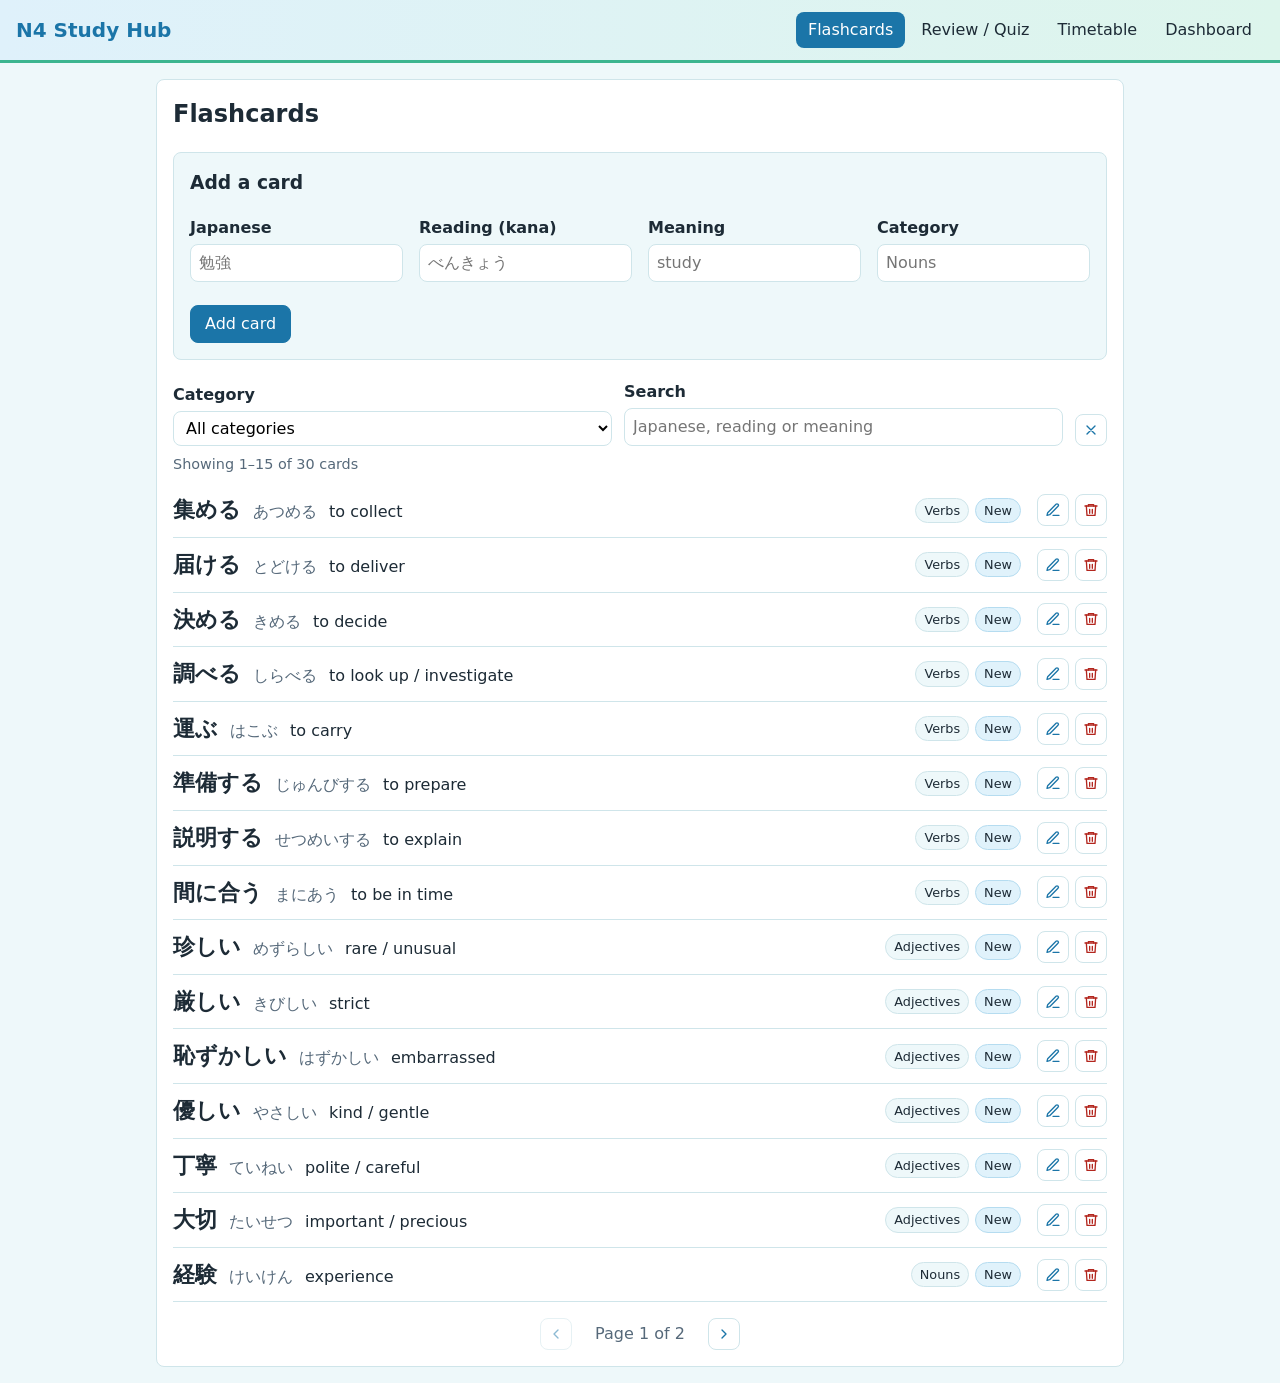
<file: index.html>
<!DOCTYPE html>
<html lang="en">
<head>
  <meta charset="UTF-8">
  <meta name="viewport" content="width=device-width, initial-scale=1.0">
  <title>N4 Study Hub</title>
  <link rel="stylesheet" href="css/style.css">
</head>
<body>
  <!-- Icon set: use with <svg class="icon"><use href="#icon-edit"></use></svg> -->
  <svg xmlns="http://www.w3.org/2000/svg" class="icon-sprite" aria-hidden="true">
    <symbol id="icon-edit" viewBox="0 0 24 24">
      <path d="M12 20h9"/>
      <path d="M16.5 3.5a2.1 2.1 0 0 1 3 3L7 19l-4 1 1-4Z"/>
    </symbol>
    <symbol id="icon-trash" viewBox="0 0 24 24">
      <path d="M3 6h18"/>
      <path d="M8 6V4h8v2"/>
      <path d="M19 6l-1 14H6L5 6"/>
      <path d="M10 11v6M14 11v6"/>
    </symbol>
    <symbol id="icon-prev" viewBox="0 0 24 24">
      <path d="M15 18l-6-6 6-6"/>
    </symbol>
    <symbol id="icon-next" viewBox="0 0 24 24">
      <path d="M9 18l6-6-6-6"/>
    </symbol>
    <symbol id="icon-close" viewBox="0 0 24 24">
      <path d="M18 6 6 18M6 6l12 12"/>
    </symbol>
    <symbol id="icon-check" viewBox="0 0 24 24">
      <path d="M20 6 9 17l-5-5"/>
    </symbol>
  </svg>

  <header class="site-header">
    <h1 class="logo">N4 Study Hub</h1>
    <nav class="nav" aria-label="Main">
      <a href="#cards" data-nav="cards">Flashcards</a>
      <a href="#review" data-nav="review">Review / Quiz</a>
      <a href="#timetable" data-nav="timetable">Timetable</a>
      <a href="#dashboard" data-nav="dashboard">Dashboard</a>
    </nav>
  </header>

  <!-- Warnings such as "saved data was corrupted" appear here -->
  <div id="banner" class="banner" role="alert" hidden>
    <span id="banner-text"></span>
    <button type="button" id="banner-close" class="button button-icon" aria-label="Dismiss" title="Dismiss">
      <svg class="icon" aria-hidden="true" focusable="false"><use href="#icon-close"></use></svg>
    </button>
  </div>

  <main>
    <section id="view-cards" data-view="cards" hidden>
      <h2>Flashcards</h2>

      <form id="card-form" class="form" novalidate>
        <h3 id="card-form-title">Add a card</h3>

        <div class="form-grid">
          <div class="field">
            <label for="card-japanese">Japanese</label>
            <input id="card-japanese" name="japanese" lang="ja" autocomplete="off"
                   placeholder="勉強" aria-describedby="card-japanese-error">
            <p id="card-japanese-error" class="error"></p>
          </div>

          <div class="field">
            <label for="card-reading">Reading (kana)</label>
            <input id="card-reading" name="reading" lang="ja" autocomplete="off"
                   placeholder="べんきょう" aria-describedby="card-reading-error">
            <p id="card-reading-error" class="error"></p>
          </div>

          <div class="field">
            <label for="card-meaning">Meaning</label>
            <input id="card-meaning" name="meaning" autocomplete="off"
                   placeholder="study" aria-describedby="card-meaning-error">
            <p id="card-meaning-error" class="error"></p>
          </div>

          <div class="field">
            <label for="card-category">Category</label>
            <input id="card-category" name="category" list="category-options" autocomplete="off"
                   placeholder="Nouns" aria-describedby="card-category-error">
            <datalist id="category-options"></datalist>
            <p id="card-category-error" class="error"></p>
          </div>
        </div>

        <div class="form-actions">
          <button type="submit" id="card-submit" class="button button-primary">Add card</button>
          <button type="button" id="card-cancel" class="button" hidden>Cancel</button>
          <p id="card-form-status" class="form-status" role="status"></p>
        </div>
      </form>

      <div class="toolbar">
        <div class="field">
          <label for="card-filter-category">Category</label>
          <select id="card-filter-category"></select>
        </div>
        <div class="field">
          <label for="card-search">Search</label>
          <input id="card-search" type="search" autocomplete="off" placeholder="Japanese, reading or meaning">
        </div>
        <button type="button" id="card-clear-filters" class="button button-icon"
                aria-label="Clear filters" title="Clear filters">
          <svg class="icon" aria-hidden="true" focusable="false"><use href="#icon-close"></use></svg>
        </button>
      </div>
      <p id="card-count" class="count" aria-live="polite"></p>

      <ul id="card-list" class="card-list"></ul>
      <p id="card-empty" class="empty" hidden></p>

      <nav id="card-pagination" class="pagination" aria-label="Card pages" hidden>
        <button type="button" id="card-page-prev" class="button button-icon"
                aria-label="Previous page" title="Previous page">
          <svg class="icon" aria-hidden="true" focusable="false"><use href="#icon-prev"></use></svg>
        </button>
        <span id="card-page-label" class="pagination-label" aria-live="polite"></span>
        <button type="button" id="card-page-next" class="button button-icon"
                aria-label="Next page" title="Next page">
          <svg class="icon" aria-hidden="true" focusable="false"><use href="#icon-next"></use></svg>
        </button>
      </nav>
    </section>

    <section id="view-review" data-view="review" hidden>
      <h2>Review / Quiz</h2>

      <div class="mode-switch" role="group" aria-label="Mode">
        <button type="button" id="mode-review" class="button" aria-pressed="true">Flip review</button>
        <button type="button" id="mode-quiz" class="button" aria-pressed="false">Quiz</button>
      </div>

      <div class="toolbar">
        <div class="field">
          <label for="review-category">Category</label>
          <select id="review-category"></select>
        </div>
        <label id="review-include-known-label" class="checkbox">
          <input type="checkbox" id="review-include-known"> Include known cards
        </label>
      </div>

      <div id="review-mode">
        <div id="review-area" class="review-area" hidden>
          <p id="review-progress" class="count"></p>

          <button type="button" id="flashcard" class="flashcard" aria-pressed="false"
                  aria-describedby="flashcard-hint">
            <span class="flashcard-inner">
              <span id="flashcard-front" class="flashcard-face flashcard-front">
                <span id="flashcard-japanese" class="flashcard-japanese" lang="ja"></span>
              </span>
              <span id="flashcard-back" class="flashcard-face flashcard-back" aria-hidden="true">
                <span id="flashcard-reading" class="flashcard-reading" lang="ja"></span>
                <span id="flashcard-meaning" class="flashcard-meaning"></span>
              </span>
            </span>
          </button>
          <p id="flashcard-hint" class="hint">Click the card, or press Space or Enter, to flip it.</p>
          <p id="review-status" class="hint"></p>

          <div class="review-actions">
            <button type="button" id="review-prev" class="button button-icon"
                    aria-label="Previous card" title="Previous card">
              <svg class="icon" aria-hidden="true" focusable="false"><use href="#icon-prev"></use></svg>
            </button>
            <button type="button" id="review-learning" class="button">Still learning</button>
            <button type="button" id="review-known" class="button button-primary">Known</button>
            <button type="button" id="review-next" class="button button-icon"
                    aria-label="Next card" title="Next card">
              <svg class="icon" aria-hidden="true" focusable="false"><use href="#icon-next"></use></svg>
            </button>
          </div>
        </div>

        <p id="review-empty" class="empty" hidden></p>

        <div id="review-done" class="review-done" hidden>
          <h3>Done!</h3>
          <p id="review-summary"></p>
          <button type="button" id="review-restart" class="button button-primary">Review again</button>
        </div>
      </div>

      <!-- Quiz: multiple choice, Japanese -> meaning -->
      <div id="quiz-mode" class="quiz" hidden>
        <div id="quiz-start" class="quiz-panel">
          <p id="quiz-start-text"></p>
          <button type="button" id="quiz-start-button" class="button button-primary">Start quiz</button>
        </div>

        <div id="quiz-question" class="quiz-panel" hidden>
          <p id="quiz-progress" class="count"></p>
          <p id="quiz-prompt" class="quiz-prompt" lang="ja"></p>
          <p class="hint">What does it mean?</p>
          <div id="quiz-choices" class="quiz-choices"></div>
          <p id="quiz-feedback" class="quiz-feedback" role="status"></p>
          <button type="button" id="quiz-next" class="button button-primary" hidden>Next question</button>
        </div>

        <div id="quiz-result" class="quiz-panel" hidden>
          <h3>Quiz finished</h3>
          <p id="quiz-score" class="quiz-score"></p>
          <button type="button" id="quiz-restart" class="button button-primary">Try another quiz</button>
        </div>
      </div>
    </section>

    <section id="view-timetable" data-view="timetable" hidden>
      <h2>Timetable</h2>

      <form id="session-form" class="form" novalidate>
        <h3 id="session-form-title">Add a study session</h3>

        <div class="form-grid">
          <div class="field">
            <label for="session-title">Title</label>
            <input id="session-title" name="title" autocomplete="off"
                   placeholder="Kanji drill" aria-describedby="session-title-error">
            <p id="session-title-error" class="error"></p>
          </div>

          <div class="field">
            <label for="session-day">Day</label>
            <select id="session-day" name="day" aria-describedby="session-day-error">
              <option value="0">Monday</option>
              <option value="1">Tuesday</option>
              <option value="2">Wednesday</option>
              <option value="3">Thursday</option>
              <option value="4">Friday</option>
              <option value="5">Saturday</option>
              <option value="6">Sunday</option>
            </select>
            <p id="session-day-error" class="error"></p>
          </div>

          <div class="field">
            <label for="session-start">Start</label>
            <input id="session-start" name="start" type="time" step="900" min="06:00" max="22:45"
                   aria-describedby="session-start-error">
            <p id="session-start-error" class="error"></p>
          </div>

          <div class="field">
            <label for="session-end">End</label>
            <input id="session-end" name="end" type="time" step="900" min="06:15" max="23:00"
                   aria-describedby="session-end-error">
            <p id="session-end-error" class="error"></p>
          </div>

          <div class="field">
            <label for="session-category">Flashcard category</label>
            <select id="session-category" name="category" aria-describedby="session-category-error"></select>
            <p id="session-category-error" class="error"></p>
          </div>

          <div class="field">
            <label for="session-note">Note (optional)</label>
            <input id="session-note" name="note" autocomplete="off"
                   placeholder="Chapter 3" aria-describedby="session-note-error">
            <p id="session-note-error" class="error"></p>
          </div>
        </div>

        <div class="form-actions">
          <button type="submit" id="session-submit" class="button button-primary">Add session</button>
          <button type="button" id="session-cancel" class="button" hidden>Cancel</button>
          <button type="button" id="session-delete" class="button button-danger" hidden>Remove</button>
          <a id="session-study" class="button" href="#review" hidden>Study now</a>
          <p id="session-form-status" class="form-status" role="status"></p>
        </div>
      </form>

      <p class="hint">Click a session to edit or remove it.</p>
      <div class="timetable-scroll">
        <div id="timetable-grid" class="timetable-grid" role="group" aria-label="Weekly timetable"></div>
      </div>
    </section>

    <section id="view-dashboard" data-view="dashboard" hidden>
      <h2>Dashboard</h2>

      <div class="stat-grid">
        <div class="stat">
          <span id="stat-total" class="stat-value">0</span>
          <span class="stat-label">Cards</span>
        </div>
        <div class="stat stat-new">
          <span id="stat-new" class="stat-value">0</span>
          <span class="stat-label">New</span>
        </div>
        <div class="stat stat-learning">
          <span id="stat-learning" class="stat-value">0</span>
          <span class="stat-label">Still learning</span>
        </div>
        <div class="stat stat-known">
          <span id="stat-known" class="stat-value">0</span>
          <span class="stat-label">Known</span>
        </div>
        <div class="stat">
          <span id="stat-week" class="stat-value">0 min</span>
          <span class="stat-label">Planned per week</span>
        </div>
      </div>

      <div class="dash-grid">
        <div class="dash-panel">
          <h3>Progress</h3>
          <label for="known-progress" id="known-progress-label">Known cards</label>
          <progress id="known-progress" class="progress" max="100" value="0"></progress>
          <table class="dash-table">
            <thead>
              <tr><th scope="col">Category</th><th scope="col">Cards</th><th scope="col">Known</th></tr>
            </thead>
            <tbody id="category-rows"></tbody>
          </table>
          <p id="category-empty" class="hint" hidden>No cards yet.</p>
        </div>

        <div class="dash-panel">
          <h3 id="today-title">Today</h3>
          <ul id="today-list" class="dash-list"></ul>
          <p id="today-empty" class="hint" hidden>No study sessions today. Add some on the Timetable page.</p>

          <h3>Recent quizzes</h3>
          <ul id="quiz-list" class="dash-list"></ul>
          <p id="quiz-empty" class="hint" hidden>No quizzes yet. Try one on the Review / Quiz page.</p>
        </div>

        <div class="dash-panel">
          <h3>Backup</h3>
          <p class="hint">Export saves all your cards, sessions and quiz results to a file. Import replaces everything with a file you exported.</p>
          <div class="form-actions">
            <button type="button" id="export-button" class="button">Export JSON</button>
            <button type="button" id="import-button" class="button">Import JSON</button>
            <input type="file" id="import-file" accept=".json,application/json" hidden>
          </div>
          <p id="backup-status" class="form-status" role="status"></p>
        </div>
      </div>
    </section>
  </main>

  <script type="module" src="js/main.js"></script>
</body>
</html>
</file>
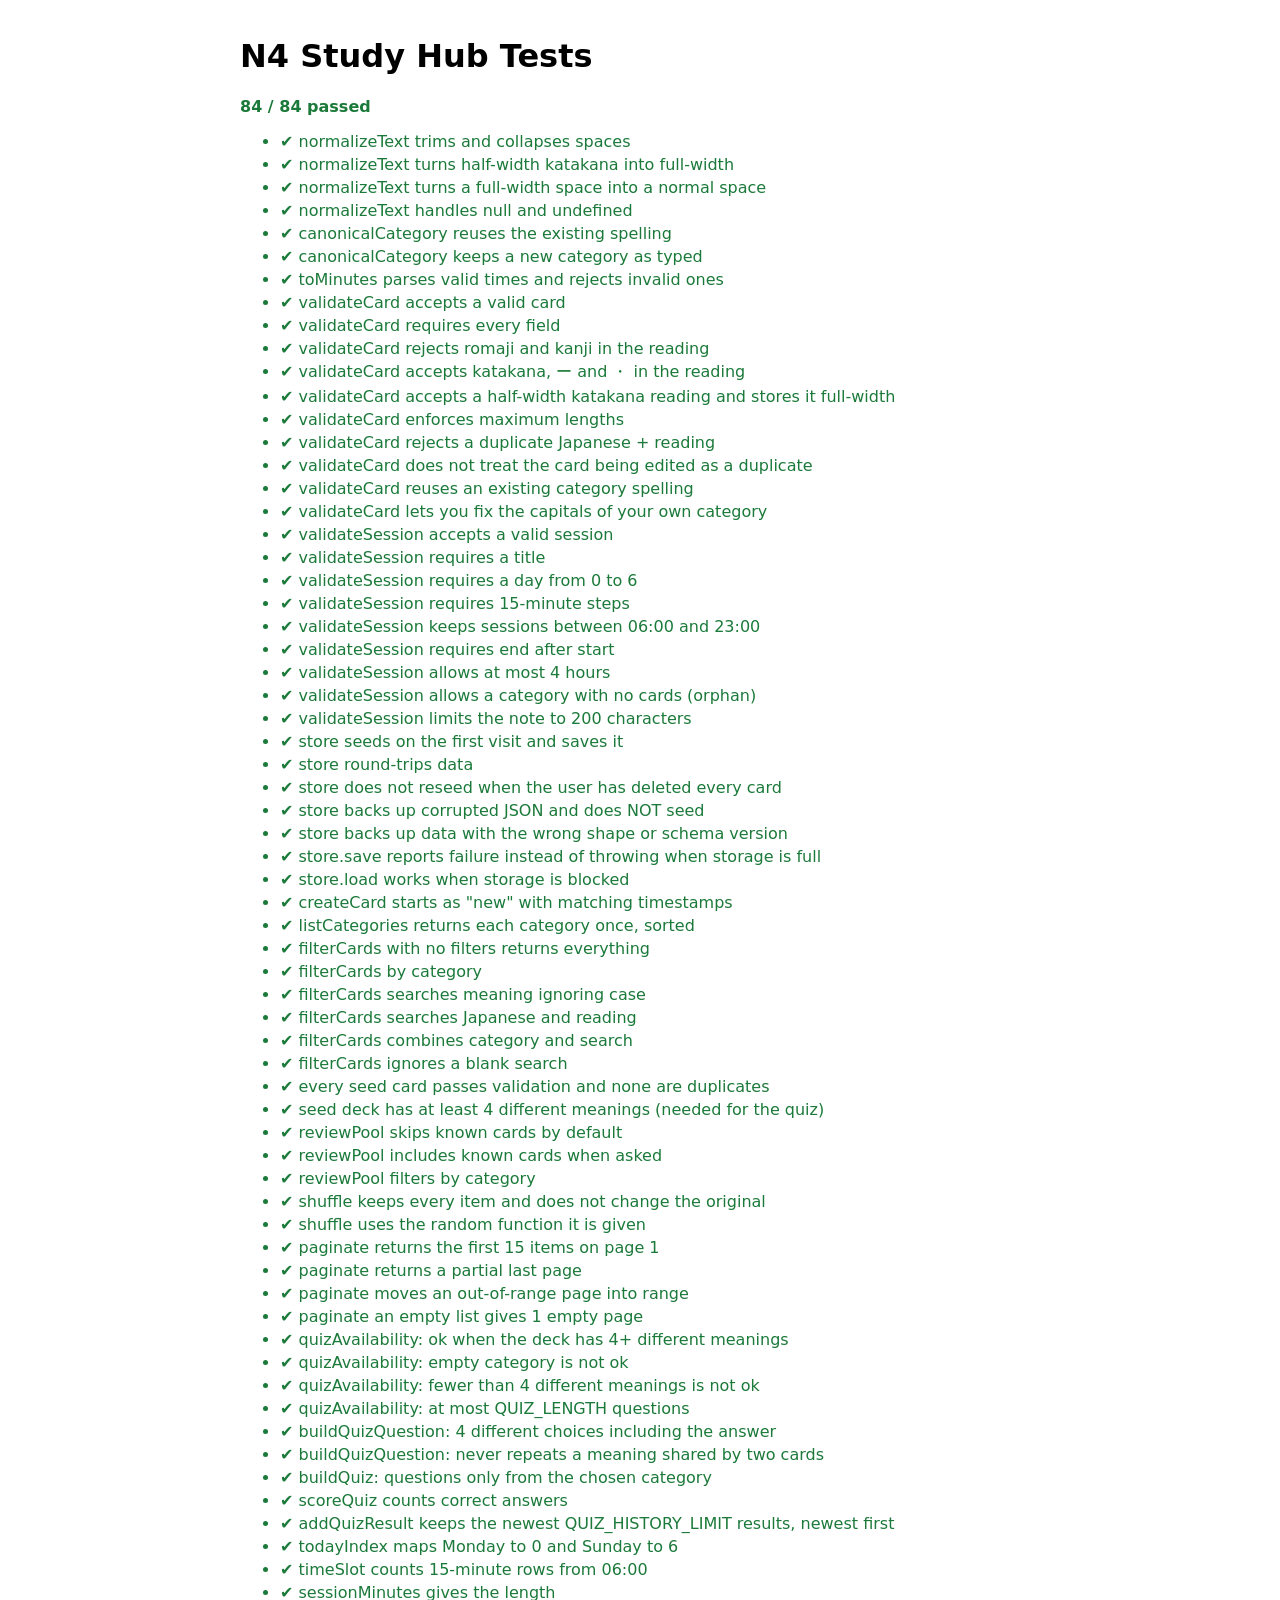
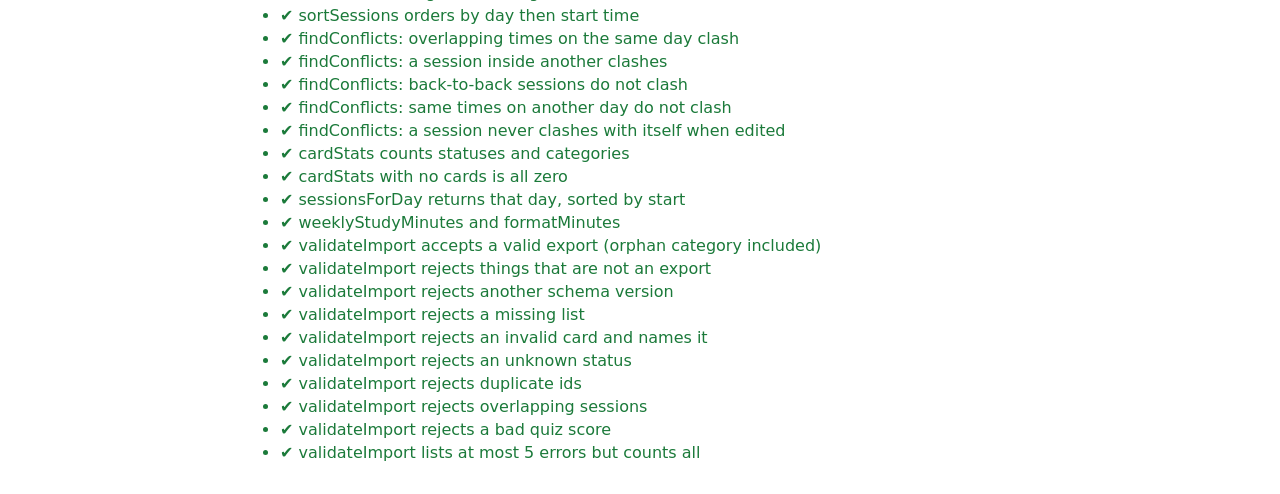
<file: tests.html>
<!DOCTYPE html>
<html lang="en">
<head>
  <meta charset="UTF-8">
  <meta name="viewport" content="width=device-width, initial-scale=1.0">
  <title>N4 Study Hub Tests</title>
  <style>
    body {
      font-family: system-ui, sans-serif;
      max-width: 800px;
      margin: 0 auto;
      padding: 16px;
    }
    #summary {
      font-weight: bold;
    }
    .pass {
      color: #1b7a3a;
    }
    .fail {
      color: #b3261e;
    }
    #results li {
      margin: 4px 0;
    }
    .error {
      display: block;
      margin-left: 1.5em;
      font-family: monospace;
    }
  </style>
</head>
<body>
  <h1>N4 Study Hub Tests</h1>
  <p id="summary">Running…</p>
  <ul id="results"></ul>

  <script type="module">
    import { runAll } from './tests/tests.js';

    const results = runAll();
    const failed = results.filter((result) => !result.passed);
    const list = document.getElementById('results');

    // Failures first, so they are easy to spot
    [...failed, ...results.filter((result) => result.passed)].forEach((result) => {
      const item = document.createElement('li');
      item.className = result.passed ? 'pass' : 'fail';
      item.textContent = (result.passed ? '✔ ' : '✘ ') + result.name;
      if (!result.passed) {
        const error = document.createElement('span');
        error.className = 'error';
        error.textContent = result.error;
        item.append(error);
      }
      list.append(item);
    });

    const summary = document.getElementById('summary');
    summary.textContent = `${results.length - failed.length} / ${results.length} passed`;
    summary.className = failed.length ? 'fail' : 'pass';
    document.title = (failed.length ? '✘ ' : '✔ ') + document.title;
  </script>
</body>
</html>
</file>
<file: css/style.css>
/* ---------- Base ---------- */
/* Sky blue + mint theme. All text colours pass WCAG AA contrast. */
:root {
  --bg: #eef8fa;
  --surface: #ffffff;
  --text: #1d2b36;
  --muted: #56697a;
  --accent: #1b75a8;        /* sky blue: buttons, active nav */
  --accent-hover: #155d86;
  --accent-soft: #e0f2fb;
  --mint: #3cb58f;
  --mint-soft: #e2f6ef;
  --border: #cfe5ea;
  --danger: #b3261e;        /* errors and Delete stay red */
  --danger-soft: #fdecea;
  --mint-text: #1d7a5c;     /* mint dark enough for text */
  --sky-border: #b5dcf0;    /* "New" status */
  --amber-border: #f0dca0;  /* "Still learning" status */
  --warn-bg: #fff4d6;
  --warn-text: #7a5600;
  --header-bg: linear-gradient(90deg, #dff1fb 0%, #ddf5ec 100%);
  --radius: 8px;
}

*,
*::before,
*::after {
  box-sizing: border-box;
}

/* Classes that set display (flex, grid...) would otherwise override hidden */
[hidden] {
  display: none !important;
}

body {
  margin: 0;
  font-family: system-ui, -apple-system, "Segoe UI", "Hiragino Sans", "Yu Gothic UI", "Meiryo", sans-serif;
  background: var(--bg);
  color: var(--text);
  line-height: 1.5;
}

main {
  max-width: 1000px;
  margin: 0 auto;
  padding: 16px;
}

/* ---------- Header + nav ---------- */
.site-header {
  display: flex;
  flex-wrap: wrap;
  align-items: center;
  justify-content: space-between;
  gap: 8px 16px;
  padding: 12px 16px;
  background: var(--header-bg);
  border-bottom: 3px solid var(--mint);
}

.logo {
  margin: 0;
  font-size: 1.25rem;
  color: var(--accent);
}

.nav {
  display: flex;
  flex-wrap: wrap;
  gap: 4px;
}

.nav a {
  padding: 6px 12px;
  border-radius: var(--radius);
  color: var(--text);
  text-decoration: none;
}

.nav a:hover,
.nav a:focus-visible {
  background: var(--surface);
}

.nav a[aria-current="page"] {
  background: var(--accent);
  color: #fff;
}

/* ---------- Banner ---------- */
.banner {
  display: flex;
  align-items: center;
  justify-content: space-between;
  gap: 12px;
  max-width: 1000px;
  margin: 12px auto 0;
  padding: 10px 16px;
  background: var(--warn-bg);
  color: var(--warn-text);
  border-radius: var(--radius);
}

.banner[hidden] {
  display: none;
}

/* ---------- Buttons ---------- */
.button {
  padding: 6px 14px;
  border: 1px solid var(--border);
  border-radius: var(--radius);
  background: var(--surface);
  color: var(--text);
  font: inherit;
  cursor: pointer;
}

.button:hover {
  background: var(--bg);
}

/* Links that look like buttons, e.g. "Study now" */
a.button {
  display: inline-block;
  text-decoration: none;
}

.button:disabled {
  opacity: 0.5;
  cursor: not-allowed;
}

.button-primary {
  background: var(--accent);
  border-color: var(--accent);
  color: #fff;
}

.button-primary:hover {
  background: var(--accent-hover);
}

.button-danger {
  color: var(--danger);
}

.button-danger:hover {
  background: var(--danger-soft);
  border-color: #f3c1bc;
}

/* Compact square button holding one icon */
.button-icon {
  display: inline-flex;
  align-items: center;
  justify-content: center;
  width: 32px;
  height: 32px;
  padding: 0;
  color: var(--accent);
}

.button-icon:hover {
  background: var(--accent-soft);
}

.button-icon.button-danger {
  color: var(--danger);
}

/* The sprite only holds <symbol>s. The hidden attribute does not hide an
   <svg> in every browser, so take it out of the layout instead. */
.icon-sprite {
  position: absolute;
  width: 0;
  height: 0;
  overflow: hidden;
}

/* Icons draw with the button's text colour */
.icon {
  width: 16px;
  height: 16px;
  fill: none;
  stroke: currentColor;
  stroke-width: 2;
  stroke-linecap: round;
  stroke-linejoin: round;
  pointer-events: none;
}

:focus-visible {
  outline: 3px solid #2f6fde;
  outline-offset: 2px;
}

/* ---------- Forms ---------- */
.form {
  margin-bottom: 20px;
  padding: 16px;
  border: 1px solid var(--border);
  border-radius: var(--radius);
  background: var(--bg);
}

.form h3 {
  margin-top: 0;
}

.form-grid {
  display: grid;
  grid-template-columns: repeat(auto-fit, minmax(200px, 1fr));
  gap: 4px 16px;
}

.field label {
  display: block;
  font-weight: 600;
  margin-bottom: 4px;
}

.field input,
.field select,
.toolbar input:not([type="checkbox"]),
.toolbar select {
  width: 100%;
  padding: 6px 8px;
  border: 1px solid var(--border);
  border-radius: var(--radius);
  font: inherit;
  background: var(--surface);
}

.field input[aria-invalid="true"] {
  border-color: var(--danger);
}

.error {
  min-height: 1.5em;
  margin: 2px 0 0;
  color: var(--danger);
  font-size: 0.875rem;
}

.form-actions {
  display: flex;
  flex-wrap: wrap;
  align-items: center;
  gap: 8px 12px;
}

.form-status {
  margin: 0;
  color: var(--muted);
}

/* ---------- Toolbar (filters) ---------- */
.toolbar {
  display: flex;
  flex-wrap: wrap;
  align-items: flex-end;
  gap: 8px 12px;
}

.toolbar .field {
  flex: 1 1 200px;
}

.count {
  margin: 8px 0;
  color: var(--muted);
  font-size: 0.9rem;
}

/* ---------- Card list ---------- */
.card-list {
  list-style: none;
  margin: 0;
  padding: 0;
}

.card-item {
  display: flex;
  flex-wrap: wrap;
  align-items: center;
  gap: 8px 16px;
  padding: 10px 0;
  border-bottom: 1px solid var(--border);
}

.card-item-text {
  display: flex;
  flex-wrap: wrap;
  align-items: baseline;
  gap: 4px 12px;
  flex: 1 1 260px;
  min-width: 0;
  overflow-wrap: anywhere;
}

.card-japanese {
  font-size: 1.4rem;
  font-weight: 600;
}

.card-reading {
  color: var(--muted);
}

.card-item-meta,
.card-item-actions {
  display: flex;
  gap: 6px;
}

.tag,
.status {
  padding: 2px 8px;
  border-radius: 999px;
  font-size: 0.8rem;
  background: var(--bg);
  border: 1px solid var(--border);
}

.status-new {
  background: var(--accent-soft);
  border-color: var(--sky-border);
}

.status-learning {
  background: #fff4d6;
  border-color: var(--amber-border);
}

.status-known {
  background: var(--mint-soft);
  border-color: #a8e0cb;
}

/* ---------- Pagination ---------- */
.pagination {
  display: flex;
  align-items: center;
  justify-content: center;
  gap: 12px;
  margin-top: 16px;
}

.pagination[hidden] {
  display: none;
}

.pagination-label {
  color: var(--muted);
  min-width: 7em;
  text-align: center;
}

/* ---------- Review ---------- */
.checkbox {
  display: flex;
  align-items: center;
  gap: 6px;
  padding: 6px 0;
}

.review-area,
.review-done {
  text-align: center;
}

.hint {
  margin: 4px 0;
  color: var(--muted);
  font-size: 0.9rem;
}

/* The card is a <button> so it works with the keyboard for free */
.flashcard {
  display: block;
  width: 100%;
  max-width: 420px;
  height: 240px;
  margin: 8px auto;
  padding: 0;
  border: 0;
  background: none;
  font: inherit;
  color: inherit;
  cursor: pointer;
  perspective: 1000px;
}

.flashcard-inner {
  position: relative;
  display: block;
  width: 100%;
  height: 100%;
  transition: transform 0.4s;
  transform-style: preserve-3d;
}

.flashcard.is-flipped .flashcard-inner {
  transform: rotateY(180deg);
}

.flashcard.no-animation .flashcard-inner {
  transition: none;
}

.flashcard-face {
  position: absolute;
  inset: 0;
  display: flex;
  flex-direction: column;
  align-items: center;
  justify-content: center;
  gap: 8px;
  padding: 16px;
  border: 1px solid var(--border);
  border-radius: 12px;
  background: var(--surface);
  box-shadow: 0 2px 8px rgba(0, 0, 0, 0.08);
  backface-visibility: hidden;
  overflow-wrap: anywhere;
}

.flashcard-front {
  border-top: 6px solid var(--accent);
}

.flashcard-back {
  transform: rotateY(180deg);
  background: var(--mint-soft);
  border-top: 6px solid var(--mint);
}

.flashcard-japanese {
  font-size: 2.5rem;
  font-weight: 600;
}

.flashcard-reading {
  font-size: 1.5rem;
}

.flashcard-meaning {
  font-size: 1.2rem;
}

.review-actions {
  display: flex;
  flex-wrap: wrap;
  justify-content: center;
  gap: 8px;
  margin-top: 12px;
}

/* ---------- Mode switch (Flip review / Quiz) ---------- */
.mode-switch {
  display: inline-flex;
  margin-bottom: 12px;
}

.mode-switch .button {
  border-radius: 0;
}

.mode-switch .button:first-child {
  border-radius: var(--radius) 0 0 var(--radius);
}

.mode-switch .button:last-child {
  border-radius: 0 var(--radius) var(--radius) 0;
  border-left: 0;
}

.mode-switch .button[aria-pressed="true"] {
  background: var(--accent);
  border-color: var(--accent);
  color: #fff;
}

/* ---------- Quiz ---------- */
.quiz-panel {
  text-align: center;
}

.quiz-prompt {
  margin: 8px 0 0;
  font-size: 2.5rem;
  font-weight: 600;
}

.quiz-choices {
  display: grid;
  grid-template-columns: repeat(auto-fit, minmax(200px, 1fr));
  gap: 8px;
  max-width: 520px;
  margin: 12px auto;
}

.quiz-choice {
  padding: 10px 14px;
  overflow-wrap: anywhere;
}

/* Answered choices stay readable instead of fading like other disabled buttons */
.quiz-choice:disabled {
  opacity: 1;
  cursor: default;
}

.quiz-choice.is-correct {
  background: var(--mint-soft);
  border-color: var(--mint);
  font-weight: 600;
}

.quiz-choice.is-wrong {
  background: var(--danger-soft);
  border-color: var(--danger);
  color: var(--danger);
}

.quiz-feedback {
  min-height: 1.5em;
  margin: 8px 0;
}

.quiz-feedback.is-correct {
  color: var(--mint-text);
  font-weight: 600;
}

.quiz-feedback.is-wrong {
  color: var(--danger);
}

.quiz-score {
  font-size: 1.5rem;
  font-weight: 600;
}

/* ---------- Timetable ---------- */
/* Rows: 1 header row + 68 rows of 15 minutes (06:00–23:00).
   Columns: hour labels + Mon–Sun. JS places items with grid-row/grid-column. */
.timetable-scroll {
  overflow-x: auto;
}

.timetable-grid {
  --slot-height: 14px;
  display: grid;
  grid-template-columns: 52px repeat(7, minmax(80px, 1fr));
  grid-template-rows: auto repeat(68, var(--slot-height));
  min-width: 640px;
  border: 1px solid var(--border);
  border-radius: var(--radius);
  background: var(--surface);
}

.tt-day-header {
  padding: 6px 4px;
  text-align: center;
  font-weight: 600;
  border-bottom: 1px solid var(--border);
}

.tt-day-header.is-today {
  background: var(--accent);
  color: #fff;
}

/* A line at the top of every hour (every 4 rows) */
.tt-day-column {
  border-left: 1px solid var(--border);
  background-image: linear-gradient(to bottom, var(--border) 1px, transparent 1px);
  background-size: 100% calc(var(--slot-height) * 4);
}

.tt-day-column.is-today {
  background-color: var(--accent-soft);
}

.tt-hour {
  padding-right: 6px;
  text-align: right;
  font-size: 0.75rem;
  line-height: 1;
  color: var(--muted);
  transform: translateY(-0.4em);
}

.tt-session {
  z-index: 1;
  display: flex;
  flex-direction: column;
  align-items: flex-start;
  gap: 1px;
  margin: 1px 3px;
  padding: 2px 6px;
  overflow: hidden;
  border: 1px solid var(--mint);
  border-left: 4px solid var(--mint);
  border-radius: 6px;
  background: var(--mint-soft);
  color: var(--text);
  font: inherit;
  font-size: 0.75rem;
  line-height: 1.2;
  text-align: left;
  cursor: pointer;
}

.tt-session:hover {
  border-color: var(--accent);
}

/* Short sessions: title and time on one line, cut off with "…" if too long */
.tt-session.is-short {
  flex-direction: row;
  align-items: center;
  gap: 4px;
  padding: 0 4px;
  font-size: 0.7rem;
  line-height: 1;
  white-space: nowrap;
}

.tt-session.is-short .tt-session-title {
  overflow: hidden;
  text-overflow: ellipsis;
}

.tt-session-title {
  font-weight: 600;
}

.tt-session-time,
.tt-session-category {
  color: var(--muted);
}

/* ---------- Dashboard ---------- */
.stat-grid {
  display: grid;
  grid-template-columns: repeat(auto-fit, minmax(140px, 1fr));
  gap: 12px;
  margin-bottom: 16px;
}

.stat {
  display: flex;
  flex-direction: column;
  padding: 12px 16px;
  border: 1px solid var(--border);
  border-top: 4px solid var(--accent);
  border-radius: var(--radius);
  background: var(--surface);
}

.stat-new {
  border-top-color: var(--sky-border);
}

.stat-learning {
  border-top-color: var(--amber-border);
}

.stat-known {
  border-top-color: var(--mint);
}

.stat-value {
  font-size: 1.75rem;
  font-weight: 600;
}

.stat-label {
  color: var(--muted);
  font-size: 0.9rem;
}

.dash-grid {
  display: grid;
  grid-template-columns: repeat(auto-fit, minmax(280px, 1fr));
  gap: 16px;
}

.dash-panel {
  padding: 16px;
  border: 1px solid var(--border);
  border-radius: var(--radius);
  background: var(--bg);
}

.dash-panel h3 {
  margin: 0 0 8px;
}

.dash-panel h3:not(:first-child) {
  margin-top: 20px;
}

.progress {
  width: 100%;
  height: 12px;
  margin: 4px 0 12px;
  accent-color: var(--mint);
}

.dash-table {
  width: 100%;
  border-collapse: collapse;
  font-size: 0.9rem;
}

.dash-table th,
.dash-table td {
  padding: 4px 6px;
  border-bottom: 1px solid var(--border);
  text-align: left;
}

.dash-table td:not(:first-child),
.dash-table th:not(:first-child) {
  text-align: right;
}

.dash-list {
  list-style: none;
  margin: 0;
  padding: 0;
}

.dash-list-item {
  display: flex;
  flex-wrap: wrap;
  align-items: center;
  justify-content: space-between;
  gap: 6px 12px;
  padding: 6px 0;
  border-bottom: 1px solid var(--border);
}

.dash-list-text {
  display: flex;
  flex-wrap: wrap;
  align-items: center;
  gap: 4px 8px;
  overflow-wrap: anywhere;
}

@media (prefers-reduced-motion: reduce) {
  .flashcard-inner {
    transition: none;
  }
}

.empty {
  color: var(--muted);
  text-align: center;
  padding: 16px;
}

/* ---------- Views ---------- */
[data-view] {
  background: var(--surface);
  border: 1px solid var(--border);
  border-radius: var(--radius);
  padding: 16px;
}

[data-view] h2 {
  margin-top: 0;
}

.placeholder {
  color: var(--muted);
}
</file>
